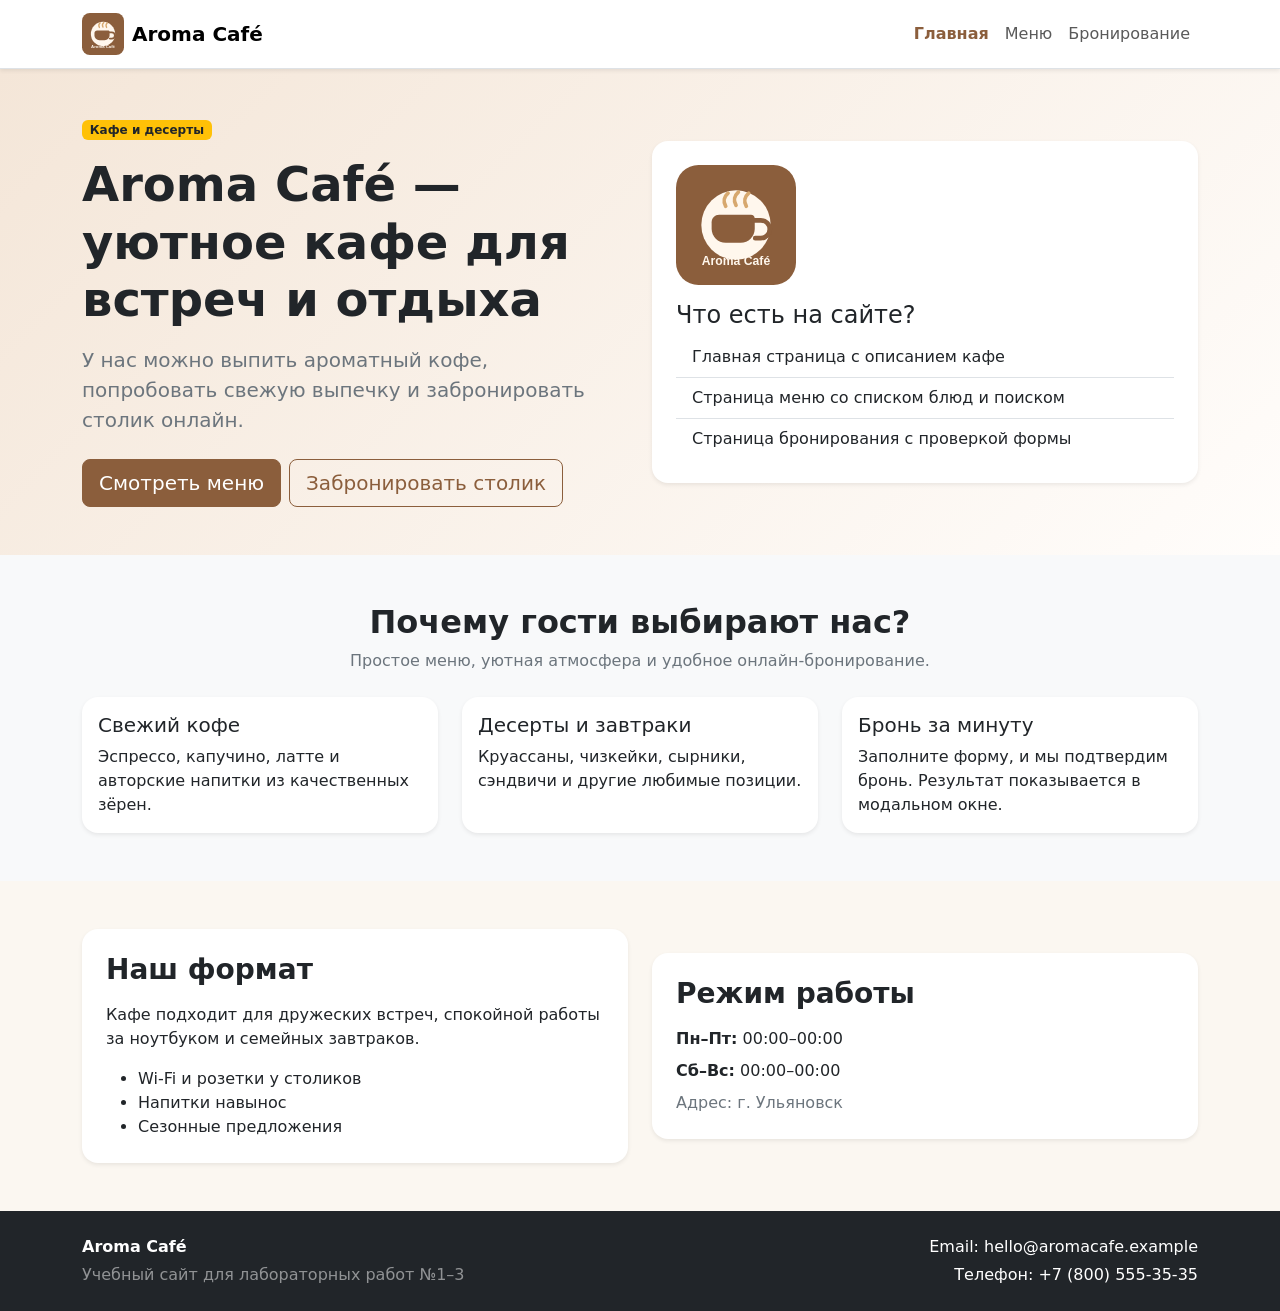
<file: index.html>
<!DOCTYPE html>
<html lang="ru">
<head>
  <meta charset="UTF-8">
  <meta name="viewport" content="width=device-width, initial-scale=1.0">
  <title>Aroma Café — главная</title>
  <link rel="icon" href="img/favicon.svg" type="image/svg+xml">
  <!-- Bootstrap подключается через CDN -->
  <link href="https://cdn.jsdelivr.net/npm/bootstrap@5.3.3/dist/css/bootstrap.min.css" rel="stylesheet">
  <!-- Собственный файл стилей -->
  <link rel="stylesheet" href="css/style.css">
  <!-- Подключение веб-аналитики: ID Google Analytics -->
  <script async src="https://www.googletagmanager.com/gtag/js?id=G-Z52B94FPF3"></script>
  <script>
    window.dataLayer = window.dataLayer || [];
    function gtag(){dataLayer.push(arguments);} 
    gtag('js', new Date());
    gtag('config', 'G-Z52B94FPF3');
  </script>
</head>
<body class="d-flex flex-column min-vh-100">
<!-- Шапка сайта: логотип, название и меню навигации -->
<header class="border-bottom bg-white sticky-top shadow-sm">
  <nav class="navbar navbar-expand-lg">
    <div class="container">
      <a class="navbar-brand d-flex align-items-center gap-2 fw-bold" href="index.html">
        <img src="img/logo.svg" alt="Логотип Aroma Café" width="42" height="42">
        <span>Aroma Café</span>
      </a>

      <button class="navbar-toggler" type="button" data-bs-toggle="collapse" data-bs-target="#mainMenu" aria-controls="mainMenu" aria-expanded="false" aria-label="Открыть меню">
        <span class="navbar-toggler-icon"></span>
      </button>

      <!-- Главное меню сайта -->
      <div class="collapse navbar-collapse" id="mainMenu">
        <ul class="navbar-nav ms-auto">
          <li class="nav-item"><a class="nav-link active" href="index.html">Главная</a></li>
          <li class="nav-item"><a class="nav-link" href="catalog.html">Меню</a></li>
          <li class="nav-item"><a class="nav-link" href="order.html">Бронирование</a></li>
        </ul>
      </div>
    </div>
  </nav>
</header>

<!-- Основной контент главной страницы -->
<main>
  <!-- Hero-блок -->
  <section class="hero-section py-5">
    <div class="container">
      <div class="row align-items-center gy-4">
        <div class="col-lg-6">
          <span class="badge text-bg-warning mb-3 text-dark">Кафе и десерты</span>
          <h1 class="display-5 fw-bold mb-3">Aroma Café — уютное кафе для встреч и отдыха</h1>
          <p class="lead text-secondary mb-4">
            У нас можно выпить ароматный кофе, попробовать свежую выпечку и забронировать столик онлайн.
          </p>
          <div class="d-flex flex-wrap gap-2">
            <a href="catalog.html" class="btn btn-cafe btn-lg">Смотреть меню</a>
            <a href="order.html" class="btn btn-outline-cafe btn-lg">Забронировать столик</a>
          </div>
        </div>
        <div class="col-lg-6">
          <div class="p-4 bg-white rounded-4 shadow-sm feature-box">
            <img src="img/logo.svg" alt="Большой логотип Aroma Café" class="hero-logo mb-3">
            <h2 class="h4">Что есть на сайте?</h2>
            <ul class="list-group list-group-flush">
              <li class="list-group-item">Главная страница с описанием кафе</li>
              <li class="list-group-item">Страница меню со списком блюд и поиском</li>
              <li class="list-group-item">Страница бронирования с проверкой формы</li>
            </ul>
          </div>
        </div>
      </div>
    </div>
  </section>

  <!-- Блок преимуществ -->
  <section class="py-5 bg-light">
    <div class="container">
      <div class="text-center mb-4">
        <h2 class="fw-bold">Почему гости выбирают нас?</h2>
        <p class="text-secondary">Простое меню, уютная атмосфера и удобное онлайн-бронирование.</p>
      </div>

      <div class="row g-4">
        <div class="col-md-4">
          <article class="card h-100 shadow-sm">
            <div class="card-body">
              <h3 class="h5 card-title">Свежий кофе</h3>
              <p class="card-text">Эспрессо, капучино, латте и авторские напитки из качественных зёрен.</p>
            </div>
          </article>
        </div>
        <div class="col-md-4">
          <article class="card h-100 shadow-sm">
            <div class="card-body">
              <h3 class="h5 card-title">Десерты и завтраки</h3>
              <p class="card-text">Круассаны, чизкейки, сырники, сэндвичи и другие любимые позиции.</p>
            </div>
          </article>
        </div>
        <div class="col-md-4">
          <article class="card h-100 shadow-sm">
            <div class="card-body">
              <h3 class="h5 card-title">Бронь за минуту</h3>
              <p class="card-text">Заполните форму, и мы подтвердим бронь. Результат показывается в модальном окне.</p>
            </div>
          </article>
        </div>
      </div>
    </div>
  </section>

  <!-- Дополнительный информационный блок -->
  <section class="py-5">
    <div class="container">
      <div class="row g-4 align-items-center">
        <div class="col-lg-6">
          <div class="card shadow-sm h-100">
            <div class="card-body p-4">
              <h2 class="h3 fw-bold mb-3">Наш формат</h2>
              <p>Кафе подходит для дружеских встреч, спокойной работы за ноутбуком и семейных завтраков.</p>
              <ul class="mb-0">
                <li>Wi‑Fi и розетки у столиков</li>
                <li>Напитки навынос</li>
                <li>Сезонные предложения</li>
              </ul>
            </div>
          </div>
        </div>
        <div class="col-lg-6">
          <div class="card shadow-sm h-100">
            <div class="card-body p-4">
              <h2 class="h3 fw-bold mb-3">Режим работы</h2>
              <p class="mb-2"><strong>Пн–Пт:</strong> 00:00–00:00</p>
              <p class="mb-2"><strong>Сб–Вс:</strong> 00:00–00:00</p>
              <p class="mb-0 text-secondary">Адрес: г. Ульяновск</p>
            </div>
          </div>
        </div>
      </div>
    </div>
  </section>
</main>

<!-- Футер сайта: контакты и дополнительная информация -->
<footer class="bg-dark text-white py-4 mt-auto">
  <div class="container">
    <div class="row gy-3 align-items-center">
      <div class="col-md-6">
        <p class="mb-1 fw-bold">Aroma Café</p>
        <p class="mb-0 text-white-50">Учебный сайт для лабораторных работ №1–3</p>
      </div>
      <div class="col-md-6 text-md-end">
        <p class="mb-1">Email: hello@aromacafe.example</p>
        <p class="mb-0">Телефон: +7 (800) 555-35-35</p>
      </div>
    </div>
  </div>
</footer>

<!-- Bootstrap JS нужен для работы меню и модальных окон -->
<script src="https://cdn.jsdelivr.net/npm/bootstrap@5.3.3/dist/js/bootstrap.bundle.min.js"></script>
<!-- Собственный JavaScript-файл подключён ко всем страницам -->
<script src="js/script.js"></script>
</body>
</html>
</file>
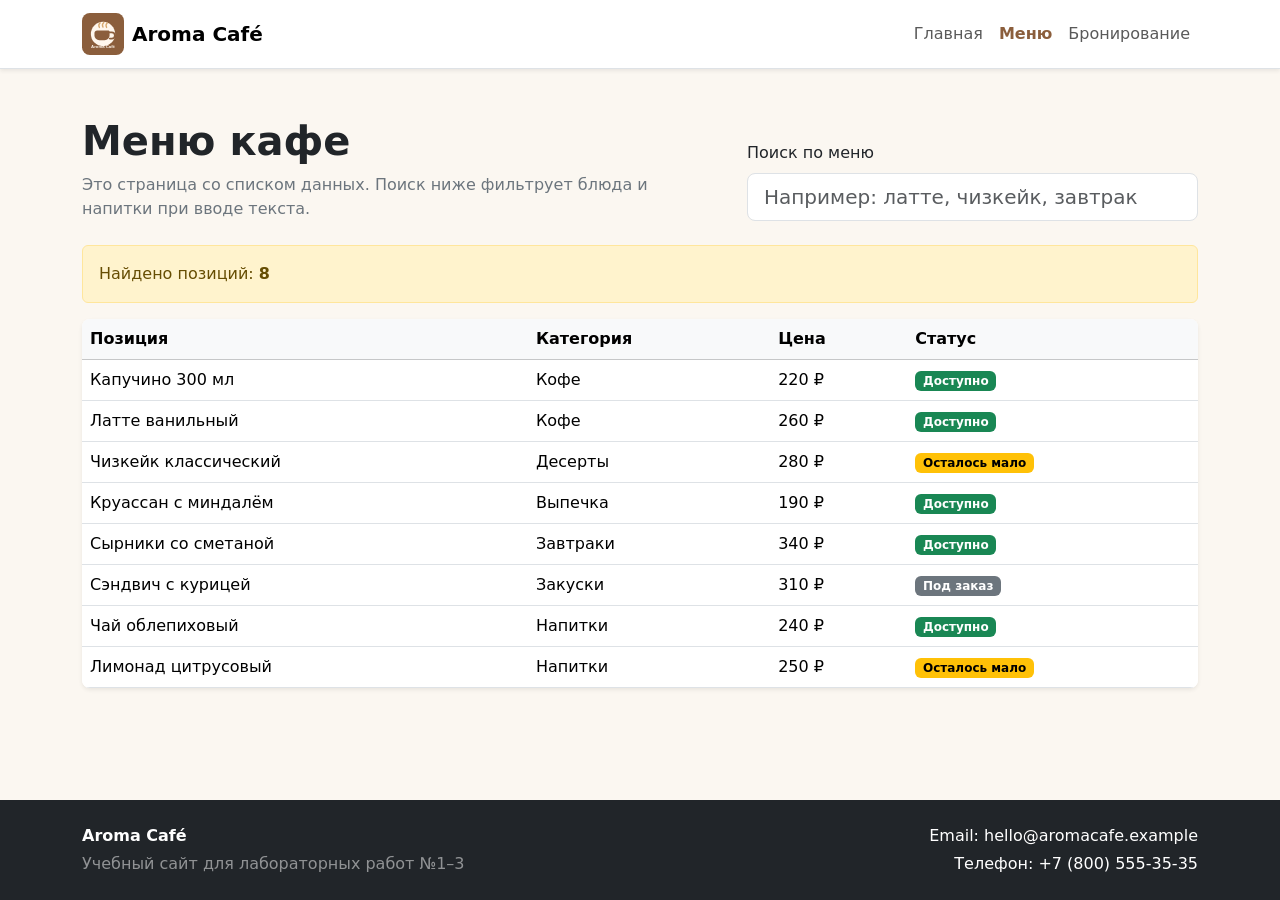
<file: catalog.html>
<!DOCTYPE html>
<html lang="ru">
<head>
  <meta charset="UTF-8">
  <meta name="viewport" content="width=device-width, initial-scale=1.0">
  <title>Aroma Café — меню</title>
  <link rel="icon" href="img/favicon.svg" type="image/svg+xml">
  <!-- Bootstrap подключается через CDN -->
  <link href="https://cdn.jsdelivr.net/npm/bootstrap@5.3.3/dist/css/bootstrap.min.css" rel="stylesheet">
  <!-- Собственный файл стилей -->
  <link rel="stylesheet" href="css/style.css">
  <!-- Подключение веб-аналитики : ID Google Analytics -->
  <script async src="https://www.googletagmanager.com/gtag/js?id=G-Z52B94FPF3"></script>
  <script>
    window.dataLayer = window.dataLayer || [];
    function gtag(){dataLayer.push(arguments);} 
    gtag('js', new Date());
    gtag('config', 'G-Z52B94FPF3');
  </script>
</head>
<body class="d-flex flex-column min-vh-100">
<!-- Шапка сайта: логотип, название и меню навигации -->
<header class="border-bottom bg-white sticky-top shadow-sm">
  <nav class="navbar navbar-expand-lg">
    <div class="container">
      <a class="navbar-brand d-flex align-items-center gap-2 fw-bold" href="index.html">
        <img src="img/logo.svg" alt="Логотип Aroma Café" width="42" height="42">
        <span>Aroma Café</span>
      </a>

      <button class="navbar-toggler" type="button" data-bs-toggle="collapse" data-bs-target="#mainMenu" aria-controls="mainMenu" aria-expanded="false" aria-label="Открыть меню">
        <span class="navbar-toggler-icon"></span>
      </button>

      <!-- Главное меню сайта -->
      <div class="collapse navbar-collapse" id="mainMenu">
        <ul class="navbar-nav ms-auto">
          <li class="nav-item"><a class="nav-link" href="index.html">Главная</a></li>
          <li class="nav-item"><a class="nav-link active" href="catalog.html">Меню</a></li>
          <li class="nav-item"><a class="nav-link" href="order.html">Бронирование</a></li>
        </ul>
      </div>
    </div>
  </nav>
</header>

<!-- Основной контент страницы со списком данных -->
<main class="py-5 flex-grow-1">
  <div class="container">
    <div class="row align-items-end mb-4 gy-3">
      <div class="col-lg-7">
        <h1 class="fw-bold mb-2">Меню кафе</h1>
        <p class="text-secondary mb-0">Это страница со списком данных. Поиск ниже фильтрует блюда и напитки при вводе текста.</p>
      </div>
      <div class="col-lg-5">
        <!-- Поле поиска для фильтрации списка данных -->
        <label for="searchInput" class="form-label">Поиск по меню</label>
        <input type="text" class="form-control form-control-lg" id="searchInput" placeholder="Например: латте, чизкейк, завтрак">
      </div>
    </div>

    <div class="alert alert-warning" role="alert">
      Найдено позиций: <strong id="resultCount">8</strong>
    </div>

    <!-- Таблица Bootstrap со списком блюд и напитков -->
    <div class="table-responsive shadow-sm rounded-3">
      <table class="table table-hover align-middle mb-0 bg-white">
        <thead class="table-light">
          <tr>
            <th scope="col">Позиция</th>
            <th scope="col">Категория</th>
            <th scope="col">Цена</th>
            <th scope="col">Статус</th>
          </tr>
        </thead>
        <tbody id="dataList">
          <tr class="data-row">
            <td>Капучино 300 мл</td>
            <td>Кофе</td>
            <td>220 ₽</td>
            <td><span class="badge text-bg-success">Доступно</span></td>
          </tr>
          <tr class="data-row">
            <td>Латте ванильный</td>
            <td>Кофе</td>
            <td>260 ₽</td>
            <td><span class="badge text-bg-success">Доступно</span></td>
          </tr>
          <tr class="data-row">
            <td>Чизкейк классический</td>
            <td>Десерты</td>
            <td>280 ₽</td>
            <td><span class="badge text-bg-warning">Осталось мало</span></td>
          </tr>
          <tr class="data-row">
            <td>Круассан с миндалём</td>
            <td>Выпечка</td>
            <td>190 ₽</td>
            <td><span class="badge text-bg-success">Доступно</span></td>
          </tr>
          <tr class="data-row">
            <td>Сырники со сметаной</td>
            <td>Завтраки</td>
            <td>340 ₽</td>
            <td><span class="badge text-bg-success">Доступно</span></td>
          </tr>
          <tr class="data-row">
            <td>Сэндвич с курицей</td>
            <td>Закуски</td>
            <td>310 ₽</td>
            <td><span class="badge text-bg-secondary">Под заказ</span></td>
          </tr>
          <tr class="data-row">
            <td>Чай облепиховый</td>
            <td>Напитки</td>
            <td>240 ₽</td>
            <td><span class="badge text-bg-success">Доступно</span></td>
          </tr>
          <tr class="data-row">
            <td>Лимонад цитрусовый</td>
            <td>Напитки</td>
            <td>250 ₽</td>
            <td><span class="badge text-bg-warning">Осталось мало</span></td>
          </tr>
        </tbody>
      </table>
    </div>

    <p id="emptyMessage" class="text-center text-secondary py-5 d-none">Ничего не найдено. Попробуйте другой запрос.</p>
  </div>
</main>

<!-- Футер сайта: контакты и дополнительная информация -->
<footer class="bg-dark text-white py-4 mt-auto">
  <div class="container">
    <div class="row gy-3 align-items-center">
      <div class="col-md-6">
        <p class="mb-1 fw-bold">Aroma Café</p>
        <p class="mb-0 text-white-50">Учебный сайт для лабораторных работ №1–3</p>
      </div>
      <div class="col-md-6 text-md-end">
        <p class="mb-1">Email: hello@aromacafe.example</p>
        <p class="mb-0">Телефон: +7 (800) 555-35-35</p>
      </div>
    </div>
  </div>
</footer>

<!-- Bootstrap JS для работы меню и модальных окон -->
<script src="https://cdn.jsdelivr.net/npm/bootstrap@5.3.3/dist/js/bootstrap.bundle.min.js"></script>
<!-- JavaScript-файл подключён ко всем страницам -->
<script src="js/script.js"></script>
</body>
</html>
</file>
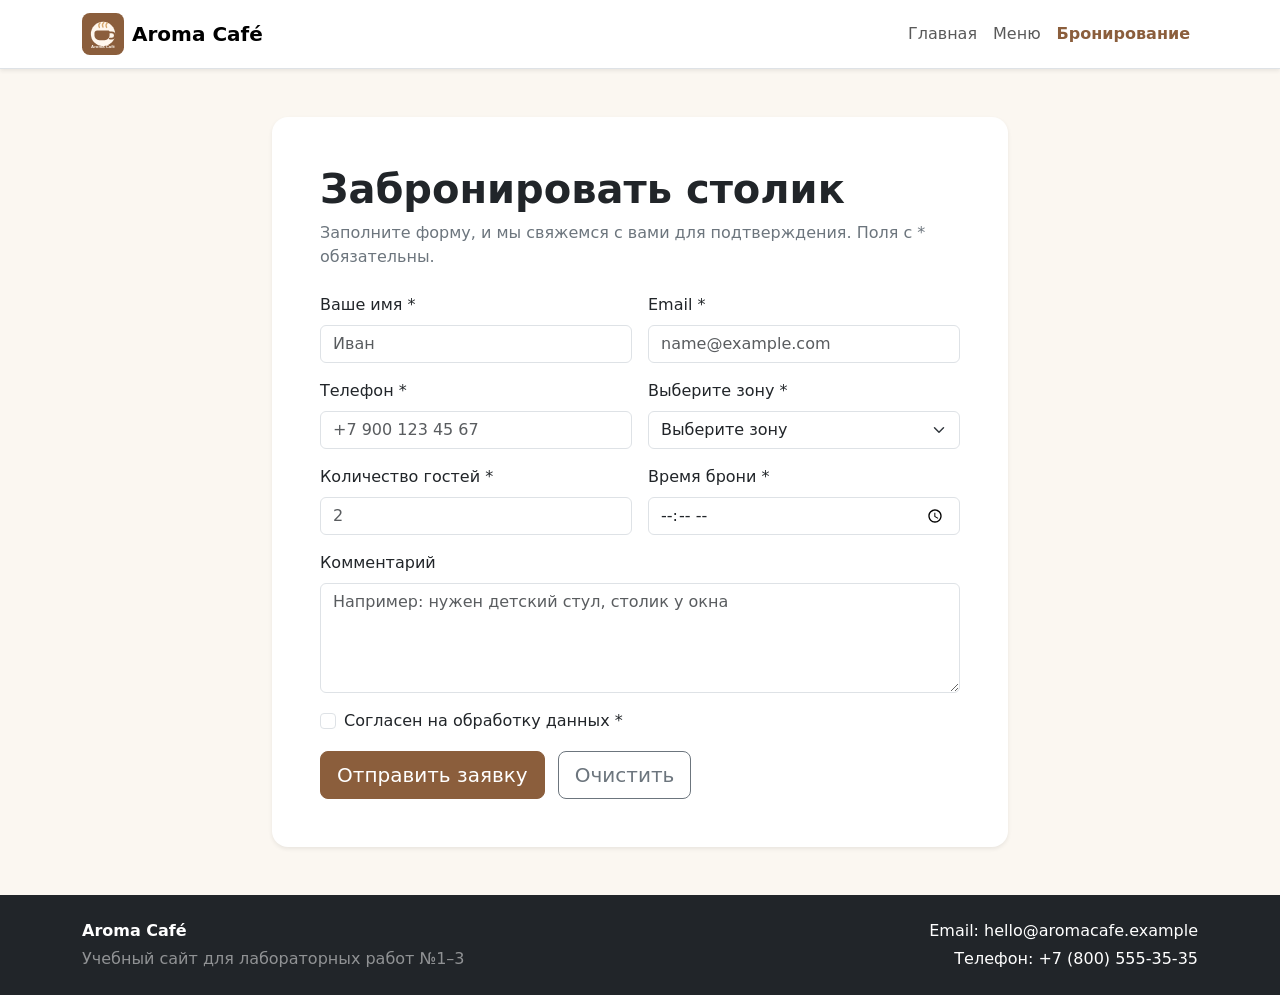
<file: order.html>
<!DOCTYPE html>
<html lang="ru">
<head>
  <meta charset="UTF-8">
  <meta name="viewport" content="width=device-width, initial-scale=1.0">
  <title>Aroma Café — бронирование</title>
  <link rel="icon" href="img/favicon.svg" type="image/svg+xml">
  <!-- Bootstrap подключается через CDN -->
  <link href="https://cdn.jsdelivr.net/npm/bootstrap@5.3.3/dist/css/bootstrap.min.css" rel="stylesheet">
  <!-- Собственный файл стилей -->
  <link rel="stylesheet" href="css/style.css">
  <!-- Подключение веб-аналитики ID Google Analytics -->
  <script async src="https://www.googletagmanager.com/gtag/js?id=G-Z52B94FPF3"></script>
  <script>
    window.dataLayer = window.dataLayer || [];
    function gtag(){dataLayer.push(arguments);} 
    gtag('js', new Date());
    gtag('config', 'G-Z52B94FPF3');
  </script>
</head>
<body class="d-flex flex-column min-vh-100">
<!-- Шапка сайта: логотип, название и меню навигации -->
<header class="border-bottom bg-white sticky-top shadow-sm">
  <nav class="navbar navbar-expand-lg">
    <div class="container">
      <a class="navbar-brand d-flex align-items-center gap-2 fw-bold" href="index.html">
        <img src="img/logo.svg" alt="Логотип Aroma Café" width="42" height="42">
        <span>Aroma Café</span>
      </a>

      <button class="navbar-toggler" type="button" data-bs-toggle="collapse" data-bs-target="#mainMenu" aria-controls="mainMenu" aria-expanded="false" aria-label="Открыть меню">
        <span class="navbar-toggler-icon"></span>
      </button>

      <!-- Главное меню сайта -->
      <div class="collapse navbar-collapse" id="mainMenu">
        <ul class="navbar-nav ms-auto">
          <li class="nav-item"><a class="nav-link" href="index.html">Главная</a></li>
          <li class="nav-item"><a class="nav-link" href="catalog.html">Меню</a></li>
          <li class="nav-item"><a class="nav-link active" href="order.html">Бронирование</a></li>
        </ul>
      </div>
    </div>
  </nav>
</header>

<!-- Основной контент страницы с формой -->
<main class="py-5 flex-grow-1">
  <div class="container">
    <div class="row justify-content-center">
      <div class="col-lg-8">
        <div class="card shadow-sm border-0">
          <div class="card-body p-4 p-md-5">
            <h1 class="fw-bold mb-2">Забронировать столик</h1>
            <p class="text-secondary mb-4">
              Заполните форму, и мы свяжемся с вами для подтверждения. Поля с * обязательны.
            </p>

            <!-- Форма обратной связи/бронирования -->
            <form id="orderForm" novalidate>
              <div class="row g-3">
                <div class="col-md-6">
                  <label for="userName" class="form-label">Ваше имя *</label>
                  <input type="text" class="form-control" id="userName" name="name" placeholder="Иван" required minlength="2">
                  <div class="invalid-feedback">Введите имя минимум из 2 символов.</div>
                </div>

                <div class="col-md-6">
                  <label for="userEmail" class="form-label">Email *</label>
                  <input type="email" class="form-control" id="userEmail" name="email" placeholder="name@example.com" required>
                  <div class="invalid-feedback">Введите корректный email.</div>
                </div>

                <div class="col-md-6">
                  <label for="userPhone" class="form-label">Телефон *</label>
                  <input type="tel" class="form-control" id="userPhone" name="phone" placeholder="+7 900 123 45 67" required>
                  <div class="invalid-feedback">Введите корректный телефон: минимум 10 цифр.</div>
                </div>

                <div class="col-md-6">
                  <label for="productSelect" class="form-label">Выберите зону *</label>
                  <select class="form-select" id="productSelect" name="zone" required>
                    <option value="">Выберите зону</option>
                    <option>Основной зал</option>
                    <option>У окна</option>
                    <option>Летняя веранда</option>
                    <option>Тихая зона</option>
                  </select>
                  <div class="invalid-feedback">Выберите зону размещения.</div>
                </div>

                <div class="col-md-6">
                  <label for="guestCount" class="form-label">Количество гостей *</label>
                  <input type="number" class="form-control" id="guestCount" name="guests" placeholder="2" min="1" max="20" required>
                  <div class="invalid-feedback">Укажите количество гостей от 1 до 20.</div>
                </div>

                <div class="col-md-6">
                  <label for="bookingTime" class="form-label">Время брони *</label>
                  <input type="time" class="form-control" id="bookingTime" name="time" required>
                  <div class="invalid-feedback">Укажите время бронирования.</div>
                </div>

                <div class="col-12">
                  <label for="message" class="form-label">Комментарий</label>
                  <textarea class="form-control" id="message" name="message" rows="4" placeholder="Например: нужен детский стул, столик у окна"></textarea>
                </div>

                <div class="col-12">
                  <div class="form-check">
                    <input class="form-check-input" type="checkbox" value="yes" id="agreeCheck" name="agreement" required>
                    <label class="form-check-label" for="agreeCheck">
                      Согласен на обработку данных *
                    </label>
                    <div class="invalid-feedback">Нужно подтвердить согласие.</div>
                  </div>
                </div>

                <div class="col-12">
                  <button type="submit" class="btn btn-cafe btn-lg">Отправить заявку</button>
                  <button type="reset" class="btn btn-outline-secondary btn-lg ms-2">Очистить</button>
                </div>
              </div>
            </form>
          </div>
        </div>
      </div>
    </div>
  </div>

  <!-- Bootstrap Modal Dialog для результата обработки формы -->
  <div class="modal fade" id="formResultModal" tabindex="-1" aria-labelledby="formResultModalLabel" aria-hidden="true">
    <div class="modal-dialog">
      <div class="modal-content">
        <div class="modal-header">
          <h2 class="modal-title fs-5" id="formResultModalLabel">Результат отправки</h2>
          <button type="button" class="btn-close" data-bs-dismiss="modal" aria-label="Закрыть"></button>
        </div>
        <div class="modal-body" id="modalMessage">
          Сообщение будет добавлено через JavaScript.
        </div>
        <div class="modal-footer">
          <button type="button" class="btn btn-cafe" data-bs-dismiss="modal">Понятно</button>
        </div>
      </div>
    </div>
  </div>
</main>

<!-- Футер сайта: контакты и дополнительная информация -->
<footer class="bg-dark text-white py-4 mt-auto">
  <div class="container">
    <div class="row gy-3 align-items-center">
      <div class="col-md-6">
        <p class="mb-1 fw-bold">Aroma Café</p>
        <p class="mb-0 text-white-50">Учебный сайт для лабораторных работ №1–3</p>
      </div>
      <div class="col-md-6 text-md-end">
        <p class="mb-1">Email: hello@aromacafe.example</p>
        <p class="mb-0">Телефон: +7 (800) 555-35-35</p>
      </div>
    </div>
  </div>
</footer>

<!-- Bootstrap JS нужен для работы меню и модальных окон -->
<script src="https://cdn.jsdelivr.net/npm/bootstrap@5.3.3/dist/js/bootstrap.bundle.min.js"></script>
<!-- Собственный JavaScript-файл подключён ко всем страницам -->
<script src="js/script.js"></script>
</body>
</html>
</file>
<file: css/style.css>
/* отдельно от bootstrap */

:root {
  --site-bg: #fbf7f1;
  --site-primary: #8b5e3c;
  --site-primary-dark: #6b4529;
  --site-primary-soft: #f4e6d8;
  --site-accent: #d7a86e;
}

body {
  background: var(--site-bg);
}

.navbar-brand img {
  flex-shrink: 0;
}

.nav-link.active {
  font-weight: 700;
  color: var(--site-primary) !important;
}

.hero-section {
  background: linear-gradient(135deg, var(--site-primary-soft), #fffdfb);
}

.hero-logo {
  width: 120px;
  height: 120px;
}

.card,
.feature-box {
  border: 0;
  border-radius: 1rem;
}

.table-responsive {
  overflow: hidden;
}

.btn-cafe {
  background-color: var(--site-primary);
  border-color: var(--site-primary);
  color: #fff;
}

.btn-cafe:hover,
.btn-cafe:focus {
  background-color: var(--site-primary-dark);
  border-color: var(--site-primary-dark);
  color: #fff;
}

.btn-outline-cafe {
  color: var(--site-primary);
  border-color: var(--site-primary);
}

.btn-outline-cafe:hover,
.btn-outline-cafe:focus {
  background-color: var(--site-primary);
  border-color: var(--site-primary);
  color: #fff;
}

.form-control:focus,
.form-select:focus {
  border-color: var(--site-accent);
  box-shadow: 0 0 0 .25rem rgba(215, 168, 110, .25);
}

footer {
  margin-top: auto;
}
</file>
